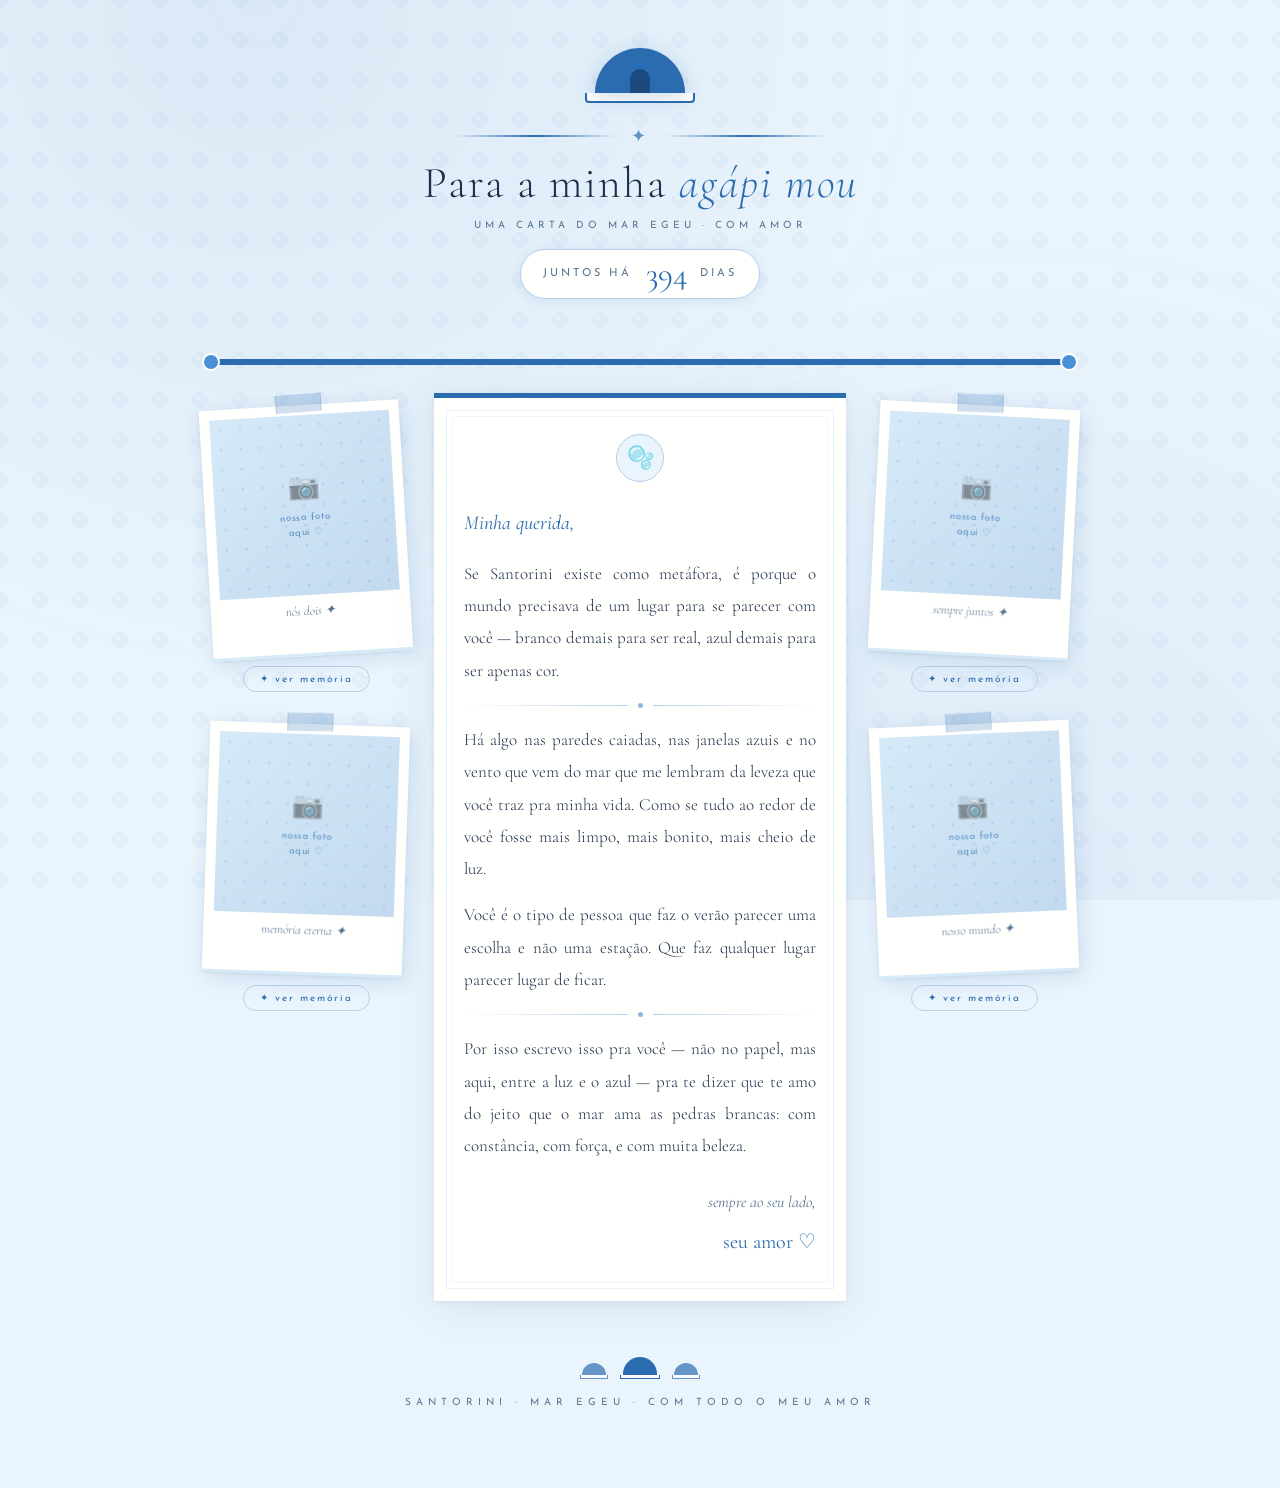
<file: index.html>
<!DOCTYPE html>
<html lang="pt-BR">
<head>
  <meta charset="UTF-8">
  <meta name="viewport" content="width=device-width, initial-scale=1.0">
  <title>Para a minha agápi mou</title>
  <link href="https://fonts.googleapis.com/css2?family=Cormorant+Garamond:ital,wght@0,300;0,400;0,500;1,300;1,400;1,500&family=Josefin+Sans:wght@300;400&family=Playfair+Display:ital,wght@0,400;1,400&display=swap" rel="stylesheet">
  <link rel="stylesheet" href="style.css">
</head>
<body>
<div class="page">

  <!-- HEADER -->
  <div class="header">
    <div class="dome"></div>
    <div class="dome-base"></div>
    <div class="header-line">
      <div class="header-rule"></div>
      <span class="meander">✦</span>
      <div class="header-rule"></div>
    </div>
    <h1 class="title-main">Para a minha <em>agápi mou</em></h1>
    <p class="title-sub">uma carta do mar egeu · com amor</p>

    <!-- CONTADOR -->
    <div class="counter-box">
      <span class="counter-label">juntos há</span>
      <span class="counter-number" id="dayCounter">0</span>
      <span class="counter-label">dias</span>
    </div>
  </div>

  <!-- FAIXA AZUL -->
  <div class="blue-band"></div>

  <!-- LAYOUT PRINCIPAL -->
  <div class="main-layout" id="mainLayout">

    <!-- FOTOS ESQUERDA -->
    <div class="photos-col photos-left">

      <div class="polaroid-wrapper">
        <div class="polaroid">
          <div class="tape"></div>
          <div class="polaroid-photo">
            <input type="file" accept="image/*" onchange="loadPhoto(this,'img1')">
            <span class="photo-icon">📷</span>
            <span class="photo-hint">nossa foto<br>aqui ♡</span>
            <img id="img1" alt="nossa foto">
          </div>
          <p class="polaroid-caption">nós dois ✦</p>
        </div>
        <button class="page-btn" onclick="openPage('page1')">✦ ver memória</button>
      </div>

      <div class="polaroid-wrapper">
        <div class="polaroid">
          <div class="tape"></div>
          <div class="polaroid-photo">
            <input type="file" accept="image/*" onchange="loadPhoto(this,'img2')">
            <span class="photo-icon">📷</span>
            <span class="photo-hint">nossa foto<br>aqui ♡</span>
            <img id="img2" alt="nossa foto">
          </div>
          <p class="polaroid-caption">memória eterna ✦</p>
        </div>
        <button class="page-btn" onclick="openPage('page2')">✦ ver memória</button>
      </div>

    </div>

    <!-- CARTA -->
    <div class="letter-col">
      <div class="letter-paper">
        <div class="letter-icon">
          <div class="letter-icon-inner">🫧</div>
        </div>
        <div class="letter-text">
          <span class="salutation">Minha querida,</span>

          <p>Se Santorini existe como metáfora, é porque o mundo precisava de um lugar para se parecer com você — branco demais para ser real, azul demais para ser apenas cor.</p>

          <div class="letter-divider">
            <div class="letter-divider-line"></div>
            <div class="letter-divider-dot"></div>
            <div class="letter-divider-line right"></div>
          </div>

          <p>Há algo nas paredes caiadas, nas janelas azuis e no vento que vem do mar que me lembram da leveza que você traz pra minha vida. Como se tudo ao redor de você fosse mais limpo, mais bonito, mais cheio de luz.</p>

          <p>Você é o tipo de pessoa que faz o verão parecer uma escolha e não uma estação. Que faz qualquer lugar parecer lugar de ficar.</p>

          <div class="letter-divider">
            <div class="letter-divider-line"></div>
            <div class="letter-divider-dot"></div>
            <div class="letter-divider-line right"></div>
          </div>

          <p>Por isso escrevo isso pra você — não no papel, mas aqui, entre a luz e o azul — pra te dizer que te amo do jeito que o mar ama as pedras brancas: com constância, com força, e com muita beleza.</p>

          <div class="closing">
            sempre ao seu lado,
            <span class="signature">seu amor ♡</span>
          </div>
        </div>
      </div>
    </div>

    <!-- FOTOS DIREITA -->
    <div class="photos-col photos-right">

      <div class="polaroid-wrapper">
        <div class="polaroid">
          <div class="tape"></div>
          <div class="polaroid-photo">
            <input type="file" accept="image/*" onchange="loadPhoto(this,'img3')">
            <span class="photo-icon">📷</span>
            <span class="photo-hint">nossa foto<br>aqui ♡</span>
            <img id="img3" alt="nossa foto">
          </div>
          <p class="polaroid-caption">sempre juntos ✦</p>
        </div>
        <button class="page-btn" onclick="openPage('page3')">✦ ver memória</button>
      </div>

      <div class="polaroid-wrapper">
        <div class="polaroid">
          <div class="tape"></div>
          <div class="polaroid-photo">
            <input type="file" accept="image/*" onchange="loadPhoto(this,'img4')">
            <span class="photo-icon">📷</span>
            <span class="photo-hint">nossa foto<br>aqui ♡</span>
            <img id="img4" alt="nossa foto">
          </div>
          <p class="polaroid-caption">nosso mundo ✦</p>
        </div>
        <button class="page-btn" onclick="openPage('page4')">✦ ver memória</button>
      </div>

    </div>

  </div>

  <!-- FOOTER -->
  <div class="footer">
    <div class="footer-domes">
      <div class="mini-dome">
        <div class="mini-dome-top"></div>
        <div class="mini-dome-base"></div>
      </div>
      <div class="mini-dome">
        <div class="mini-dome-top tall"></div>
        <div class="mini-dome-base tall"></div>
      </div>
      <div class="mini-dome">
        <div class="mini-dome-top"></div>
        <div class="mini-dome-base"></div>
      </div>
    </div>
    <p class="footer-text">Santorini · Mar Egeu · Com todo o meu amor</p>
  </div>

</div>

<!-- OVERLAY DE PÁGINAS -->
<div class="overlay" id="overlay" onclick="closePage()">
  <div class="memory-page" onclick="event.stopPropagation()">
    <button class="close-btn" onclick="closePage()">✕</button>

    <div class="memory-content" id="page1" style="display:none">
      <div class="memory-photo-wrap">
        <img id="page1-img" alt="nossa foto" style="display:none">
        <div class="memory-photo-placeholder" id="page1-placeholder">📷</div>
      </div>
      <h2 class="memory-title">nós dois ✦</h2>
      <p class="memory-text">Edite esse texto no arquivo <code>index.html</code> para escrever uma memória especial sobre essa foto. Cada polaroid pode ter sua própria história.</p>
    </div>

    <div class="memory-content" id="page2" style="display:none">
      <div class="memory-photo-wrap">
        <img id="page2-img" alt="nossa foto" style="display:none">
        <div class="memory-photo-placeholder" id="page2-placeholder">📷</div>
      </div>
      <h2 class="memory-title">memória eterna ✦</h2>
      <p class="memory-text">Edite esse texto no arquivo <code>index.html</code> para escrever uma memória especial sobre essa foto.</p>
    </div>

    <div class="memory-content" id="page3" style="display:none">
      <div class="memory-photo-wrap">
        <img id="page3-img" alt="nossa foto" style="display:none">
        <div class="memory-photo-placeholder" id="page3-placeholder">📷</div>
      </div>
      <h2 class="memory-title">sempre juntos ✦</h2>
      <p class="memory-text">Edite esse texto no arquivo <code>index.html</code> para escrever uma memória especial sobre essa foto.</p>
    </div>

    <div class="memory-content" id="page4" style="display:none">
      <div class="memory-photo-wrap">
        <img id="page4-img" alt="nossa foto" style="display:none">
        <div class="memory-photo-placeholder" id="page4-placeholder">📷</div>
      </div>
      <h2 class="memory-title">nosso mundo ✦</h2>
      <p class="memory-text">Edite esse texto no arquivo <code>index.html</code> para escrever uma memória especial sobre essa foto.</p>
    </div>

  </div>
</div>

<script src="script.js"></script>
</body>
</html>
</file>
<file: style.css>
* { margin:0; padding:0; box-sizing:border-box; }

:root {
  --aegean: #2b6cb0;
  --aegean-deep: #1a4a80;
  --aegean-light: #4a90d9;
  --sky: #d6eaf8;
  --sky-pale: #eaf4fc;
  --white: #fffffe;
  --cream: #f8f5f0;
  --tile: #b8cfe8;
  --terracotta: #c0795a;
  --olive: #7a8c5e;
  --ink: #1c2f4a;
  --muted: #5b7591;
}

body {
  background: var(--sky-pale);
  font-family: 'Cormorant Garamond', serif;
  overflow-x: hidden;
  min-height: 100vh;
  position: relative;
}

body::before {
  content: '';
  position: fixed;
  inset: 0;
  background-image:
    radial-gradient(circle at 20% 0%, rgba(43,108,176,0.08) 0%, transparent 50%),
    radial-gradient(circle at 80% 100%, rgba(43,108,176,0.06) 0%, transparent 50%);
  pointer-events: none;
  z-index: 0;
}

body::after {
  content: '';
  position: fixed;
  inset: 0;
  background-image: url("data:image/svg+xml,%3Csvg width='40' height='40' viewBox='0 0 40 40' xmlns='http://www.w3.org/2000/svg'%3E%3Cpath d='M0 0h8v4H4v4H0V0zm32 0h8v8h-4V4h-4V0zM0 32v8h8v-4H4v-4H0zm32 4h4v4h-4v-4zm4-4h4v4h-4v-4z' fill='%232b6cb0' fill-opacity='0.04'/%3E%3C/svg%3E");
  pointer-events: none;
  z-index: 0;
}

.page {
  position: relative;
  z-index: 1;
  max-width: 900px;
  margin: 0 auto;
  padding: 0 16px 80px;
}

/* ─── HEADER ─── */
.header {
  text-align: center;
  padding: 48px 0 32px;
  animation: fadeDown 0.9s ease both;
}

.dome {
  width: 90px;
  height: 45px;
  background: var(--aegean);
  border-radius: 90px 90px 0 0;
  margin: 0 auto;
  position: relative;
  box-shadow: 0 4px 20px rgba(43,108,176,0.25);
}

.dome::before {
  content: '';
  position: absolute;
  bottom: 0; left: 50%; transform: translateX(-50%);
  width: 20px; height: 24px;
  background: var(--aegean-deep);
  border-radius: 10px 10px 0 0;
}

.dome-base {
  width: 110px;
  height: 10px;
  background: var(--white);
  border: 2px solid var(--aegean);
  border-top: none;
  margin: 0 auto;
  border-radius: 0 0 4px 4px;
}

.header-line {
  display: flex;
  align-items: center;
  gap: 16px;
  justify-content: center;
  margin: 22px 0 10px;
}

.header-rule {
  flex: 1;
  max-width: 160px;
  height: 1.5px;
  background: linear-gradient(90deg, transparent, var(--aegean), transparent);
}

.meander {
  font-size: 18px;
  color: var(--aegean);
  letter-spacing: 4px;
  opacity: 0.7;
}

.title-main {
  font-family: 'Cormorant Garamond', serif;
  font-size: clamp(24px, 6vw, 44px);
  font-weight: 300;
  color: var(--ink);
  letter-spacing: 2px;
  line-height: 1.2;
  margin: 4px 0;
}

.title-main em {
  color: var(--aegean);
  font-style: italic;
}

.title-sub {
  font-family: 'Josefin Sans', sans-serif;
  font-size: 10px;
  color: var(--muted);
  letter-spacing: 4px;
  text-transform: uppercase;
  margin-top: 10px;
}

/* ─── CONTADOR ─── */
.counter-box {
  display: inline-flex;
  align-items: center;
  gap: 10px;
  margin-top: 18px;
  background: var(--white);
  border: 1.5px solid var(--tile);
  border-radius: 40px;
  padding: 8px 22px;
  box-shadow: 0 2px 12px rgba(43,108,176,0.1);
}

.counter-number {
  font-family: 'Cormorant Garamond', serif;
  font-size: 32px;
  font-weight: 400;
  color: var(--aegean);
  line-height: 1;
  min-width: 48px;
  text-align: center;
}

.counter-label {
  font-family: 'Josefin Sans', sans-serif;
  font-size: 11px;
  color: var(--muted);
  letter-spacing: 3px;
  text-transform: uppercase;
}

/* ─── FAIXA AZUL ─── */
.blue-band {
  height: 6px;
  background: var(--aegean);
  margin: 28px 0;
  position: relative;
  border-radius: 3px;
  animation: fadeDown 0.9s ease 0.1s both;
}

.blue-band::before, .blue-band::after {
  content: '';
  position: absolute;
  top: 50%; transform: translateY(-50%);
  width: 14px; height: 14px;
  border-radius: 50%;
  background: var(--aegean-light);
  border: 2px solid var(--white);
}

.blue-band::before { left: -4px; }
.blue-band::after { right: -4px; }

/* ─── MAIN LAYOUT ─── */
.main-layout {
  display: grid;
  grid-template-columns: 200px 1fr 200px;
  gap: 28px;
  align-items: start;
  animation: fadeUp 0.9s ease 0.25s both;
}

/* ─── POLAROID WRAPPER ─── */
.polaroid-wrapper {
  display: flex;
  flex-direction: column;
  align-items: center;
  gap: 10px;
  width: 100%;
}

/* ─── POLAROIDS ─── */
.photos-col {
  display: flex;
  flex-direction: column;
  gap: 32px;
  padding-top: 12px;
}

.polaroid {
  background: var(--white);
  padding: 10px 10px 34px;
  box-shadow:
    3px 5px 20px rgba(43,108,176,0.15),
    0 1px 4px rgba(0,0,0,0.08);
  position: relative;
  transition: transform 0.35s cubic-bezier(.22,.68,0,1.2), box-shadow 0.35s ease;
  border-bottom: 3px solid var(--sky);
  width: 100%;
}

.photos-left .polaroid-wrapper:nth-child(1) .polaroid { transform: rotate(-3.5deg); }
.photos-left .polaroid-wrapper:nth-child(2) .polaroid { transform: rotate(2deg); }
.photos-right .polaroid-wrapper:nth-child(1) .polaroid { transform: rotate(3deg); }
.photos-right .polaroid-wrapper:nth-child(2) .polaroid { transform: rotate(-2.5deg); }

.polaroid:hover {
  transform: rotate(0deg) scale(1.05) !important;
  box-shadow: 6px 12px 36px rgba(43,108,176,0.25);
  z-index: 20;
}

.tape {
  position: absolute;
  top: -11px;
  left: 50%;
  transform: translateX(-50%) rotate(-1deg);
  width: 46px;
  height: 18px;
  background: rgba(43,108,176,0.22);
  border-left: 1px solid rgba(43,108,176,0.15);
  border-right: 1px solid rgba(43,108,176,0.15);
  z-index: 5;
}

.polaroid-photo {
  width: 100%;
  aspect-ratio: 1;
  background: linear-gradient(135deg, #d6eaf8 0%, #c2d9ef 100%);
  display: flex;
  align-items: center;
  justify-content: center;
  flex-direction: column;
  gap: 8px;
  position: relative;
  overflow: hidden;
  cursor: pointer;
}

.polaroid-photo::before {
  content: '';
  position: absolute;
  inset: 0;
  background-image: url("data:image/svg+xml,%3Csvg width='20' height='20' viewBox='0 0 20 20' xmlns='http://www.w3.org/2000/svg'%3E%3Ccircle cx='10' cy='10' r='1.5' fill='%232b6cb0' fill-opacity='0.12'/%3E%3C/svg%3E");
}

.photo-icon {
  font-size: 26px;
  opacity: 0.45;
  color: var(--aegean);
  position: relative; z-index: 1;
}

.photo-hint {
  font-family: 'Josefin Sans', sans-serif;
  font-size: 10px;
  color: var(--aegean);
  opacity: 0.65;
  text-align: center;
  line-height: 1.5;
  position: relative; z-index: 1;
  letter-spacing: 0.5px;
}

.polaroid-photo input[type="file"] {
  position: absolute;
  inset: 0;
  opacity: 0;
  cursor: pointer;
  z-index: 10;
  width: 100%;
  height: 100%;
}

.polaroid-photo img {
  position: absolute;
  inset: 0;
  width: 100%;
  height: 100%;
  object-fit: cover;
  z-index: 3;
  display: none;
}

.polaroid-caption {
  font-family: 'Cormorant Garamond', serif;
  font-size: 13px;
  color: var(--muted);
  text-align: center;
  margin-top: 8px;
  font-style: italic;
  font-weight: 300;
}

.page-btn {
  font-family: 'Josefin Sans', sans-serif;
  font-size: 10px;
  letter-spacing: 2px;
  color: var(--aegean);
  background: transparent;
  border: 1px solid var(--tile);
  border-radius: 20px;
  padding: 6px 16px;
  cursor: pointer;
  transition: background 0.2s, color 0.2s;
  text-transform: lowercase;
  white-space: nowrap;
}

.page-btn:hover {
  background: var(--aegean);
  color: var(--white);
  border-color: var(--aegean);
}

/* ─── CARTA ─── */
.letter-col { position: relative; }

.letter-paper {
  background: var(--white);
  border-top: 5px solid var(--aegean);
  padding: 36px 30px 40px;
  box-shadow: 0 8px 40px rgba(43,108,176,0.1), 0 2px 8px rgba(0,0,0,0.06);
  position: relative;
}

.letter-paper::before {
  content: '';
  position: absolute;
  top: 12px; left: 12px; right: 12px; bottom: 12px;
  border: 1px solid rgba(43,108,176,0.1);
  pointer-events: none;
}

.letter-paper::after {
  content: '';
  position: absolute;
  top: 18px; left: 18px; right: 18px; bottom: 18px;
  border: 0.5px solid rgba(43,108,176,0.06);
  pointer-events: none;
}

.letter-icon {
  text-align: center;
  margin-bottom: 22px;
}

.letter-icon-inner {
  display: inline-flex;
  align-items: center;
  justify-content: center;
  width: 48px;
  height: 48px;
  border-radius: 50%;
  background: var(--sky-pale);
  border: 1.5px solid var(--tile);
  font-size: 22px;
}

.letter-divider {
  display: flex;
  align-items: center;
  gap: 10px;
  margin: 16px 0;
}

.letter-divider-line {
  flex: 1;
  height: 1px;
  background: linear-gradient(90deg, transparent, var(--tile));
}

.letter-divider-line.right {
  background: linear-gradient(90deg, var(--tile), transparent);
}

.letter-divider-dot {
  width: 5px; height: 5px;
  border-radius: 50%;
  background: var(--aegean);
  opacity: 0.5;
}

.letter-text {
  font-family: 'Cormorant Garamond', serif;
  font-size: 17px;
  line-height: 1.9;
  color: var(--ink);
}

.salutation {
  font-size: 20px;
  font-style: italic;
  font-weight: 400;
  color: var(--aegean);
  display: block;
  margin-bottom: 16px;
}

.letter-text p {
  margin-bottom: 14px;
  text-align: justify;
  font-weight: 300;
}

.closing {
  margin-top: 24px;
  text-align: right;
  font-style: italic;
  color: var(--muted);
  font-size: 16px;
}

.signature {
  display: block;
  font-size: 20px;
  color: var(--aegean);
  font-weight: 400;
  margin-top: 6px;
  font-style: normal;
}

/* ─── FOOTER ─── */
.footer {
  text-align: center;
  margin-top: 56px;
  animation: fadeUp 0.9s ease 0.5s both;
}

.footer-domes {
  display: flex;
  justify-content: center;
  gap: 12px;
  margin-bottom: 18px;
  align-items: flex-end;
}

.mini-dome { display: flex; flex-direction: column; align-items: center; }

.mini-dome-top {
  width: 24px; height: 12px;
  background: var(--aegean);
  border-radius: 12px 12px 0 0;
  opacity: 0.7;
}

.mini-dome-top.tall {
  width: 34px; height: 18px;
  border-radius: 17px 17px 0 0;
  opacity: 1;
}

.mini-dome-base {
  width: 28px; height: 4px;
  background: var(--white);
  border: 1px solid var(--aegean);
  border-top: none;
  opacity: 0.7;
}

.mini-dome-base.tall { width: 40px; opacity: 1; }

.footer-text {
  font-family: 'Josefin Sans', sans-serif;
  font-size: 10px;
  color: var(--muted);
  letter-spacing: 5px;
  text-transform: uppercase;
  margin-top: 16px;
}

/* ─── OVERLAY / PÁGINA DE MEMÓRIA ─── */
.overlay {
  position: fixed;
  inset: 0;
  background: rgba(26, 74, 128, 0.55);
  backdrop-filter: blur(4px);
  z-index: 100;
  display: flex;
  align-items: center;
  justify-content: center;
  opacity: 0;
  pointer-events: none;
  transition: opacity 0.3s ease;
}

.overlay.active {
  opacity: 1;
  pointer-events: all;
}

.memory-page {
  background: var(--white);
  border-top: 5px solid var(--aegean);
  max-width: 480px;
  width: 90%;
  max-height: 85vh;
  overflow-y: auto;
  padding: 40px 36px 44px;
  position: relative;
  animation: fadeUp 0.35s ease both;
  box-shadow: 0 20px 60px rgba(26,74,128,0.2);
}

.close-btn {
  position: absolute;
  top: 14px;
  right: 18px;
  background: none;
  border: none;
  font-size: 18px;
  color: var(--muted);
  cursor: pointer;
  line-height: 1;
  transition: color 0.2s;
}

.close-btn:hover { color: var(--aegean); }

.memory-photo-wrap {
  width: 100%;
  aspect-ratio: 4/3;
  background: linear-gradient(135deg, #d6eaf8, #c2d9ef);
  margin-bottom: 24px;
  overflow: hidden;
  position: relative;
}

.memory-photo-wrap img {
  width: 100%;
  height: 100%;
  object-fit: cover;
}

.memory-photo-placeholder {
  position: absolute;
  inset: 0;
  display: flex;
  align-items: center;
  justify-content: center;
  font-size: 40px;
  opacity: 0.35;
}

.memory-title {
  font-family: 'Cormorant Garamond', serif;
  font-size: 26px;
  font-weight: 400;
  color: var(--aegean);
  font-style: italic;
  margin-bottom: 14px;
}

.memory-text {
  font-family: 'Cormorant Garamond', serif;
  font-size: 17px;
  line-height: 1.85;
  color: var(--ink);
  font-weight: 300;
  text-align: justify;
}

.memory-text code {
  font-family: monospace;
  font-size: 13px;
  background: var(--sky);
  padding: 1px 5px;
  border-radius: 3px;
  color: var(--aegean-deep);
}

/* ─── ANIMAÇÕES ─── */
@keyframes fadeDown {
  from { opacity: 0; transform: translateY(-16px); }
  to { opacity: 1; transform: translateY(0); }
}

@keyframes fadeUp {
  from { opacity: 0; transform: translateY(20px); }
  to { opacity: 1; transform: translateY(0); }
}

/* ════════════════════════════════════════
   RESPONSIVO — TABLET (≤ 780px)
   ════════════════════════════════════════ */
@media (max-width: 780px) {
  .main-layout {
    grid-template-columns: 160px 1fr 160px;
    gap: 18px;
  }

  .letter-paper {
    padding: 28px 20px 32px;
  }

  .letter-text {
    font-size: 16px;
  }
}

/* ════════════════════════════════════════
   RESPONSIVO — CELULAR (≤ 600px)
   ════════════════════════════════════════ */
@media (max-width: 600px) {

  .page {
    padding: 0 0 60px;
  }

  .header {
    padding: 32px 12px 20px;
  }

  .title-sub {
    letter-spacing: 3px;
    font-size: 9px;
  }

  .counter-box {
    gap: 8px;
    padding: 6px 16px;
  }

  .counter-number {
    font-size: 26px;
    min-width: 38px;
  }

  .counter-label {
    font-size: 9px;
    letter-spacing: 2px;
  }

  .blue-band {
    margin: 20px 12px;
  }

  /* Layout: coluna única, carta ocupa tudo */
  .main-layout {
    grid-template-columns: 1fr;
    gap: 0;
    position: relative;
  }

  .letter-col   { order: 1; position: relative; z-index: 1; }
  .photos-left  { order: 2; }
  .photos-right { order: 3; }

  /* Carta com padding lateral generoso pra não roçar nas fotos */
  .letter-paper {
    padding: 24px 22px 32px;
    margin: 0 12px;
  }

  .letter-text  { font-size: 15px; line-height: 1.8; }
  .salutation   { font-size: 18px; }
  .closing      { font-size: 14px; }
  .signature    { font-size: 18px; }

  /* Colunas de fotos: absolutas, flutuando nas laterais da carta */
  .photos-left,
  .photos-right {
    position: absolute;
    top: 0;
    bottom: 0;
    width: 72px;
    display: flex;
    flex-direction: column;
    justify-content: space-around;
    padding: 20px 0;
    pointer-events: none;
    gap: 0;
    padding-top: 0;
  }

  .photos-left  { left: 0; }
  .photos-right { right: 0; }

  .photos-left .polaroid-wrapper,
  .photos-right .polaroid-wrapper {
    pointer-events: all;
    width: 72px;
    gap: 4px;
  }

  /* Polaroids menores e semi-transparentes */
  .photos-left .polaroid,
  .photos-right .polaroid {
    opacity: 0.82;
    padding: 5px 5px 18px;
    box-shadow: 2px 4px 14px rgba(43,108,176,0.2);
  }

  .photos-left .polaroid-wrapper:nth-child(1) .polaroid  { transform: rotate(-5deg) translateX(-6px); }
  .photos-left .polaroid-wrapper:nth-child(2) .polaroid  { transform: rotate(4deg) translateX(-6px); }
  .photos-right .polaroid-wrapper:nth-child(1) .polaroid { transform: rotate(5deg) translateX(6px); }
  .photos-right .polaroid-wrapper:nth-child(2) .polaroid { transform: rotate(-4deg) translateX(6px); }

  .photos-left .polaroid:hover,
  .photos-right .polaroid:hover {
    opacity: 1;
    transform: rotate(0deg) scale(1.08) translateX(0) !important;
    z-index: 20;
  }

  .photos-left .polaroid-caption,
  .photos-right .polaroid-caption {
    font-size: 9px;
    margin-top: 3px;
  }

  /* Botão "ver memória" fica pequeninho embaixo do polaroid */
  .photos-left .page-btn,
  .photos-right .page-btn {
    font-size: 8px;
    padding: 3px 8px;
    letter-spacing: 1px;
  }

  /* Overlay */
  .memory-page {
    width: 96%;
    max-height: 90vh;
    padding: 24px 16px 28px;
  }

  .memory-title { font-size: 22px; }
  .memory-text  { font-size: 15px; }

  .footer {
    margin-top: 36px;
    padding: 0 12px;
  }

  .footer-text { letter-spacing: 3px; }
}

/* ════════════════════════════════════════
   RESPONSIVO — CELULAR PEQUENO (≤ 380px)
   ════════════════════════════════════════ */
@media (max-width: 380px) {
  .title-main {
    font-size: 22px;
    letter-spacing: 1px;
  }

  .counter-box {
    flex-wrap: wrap;
    justify-content: center;
    gap: 4px;
    padding: 8px 14px;
  }

  .photos-left,
  .photos-right {
    width: 60px;
  }

  .photos-left .polaroid-wrapper,
  .photos-right .polaroid-wrapper {
    width: 60px;
  }

  .letter-paper {
    padding: 20px 16px 28px;
  }
}
</file>
